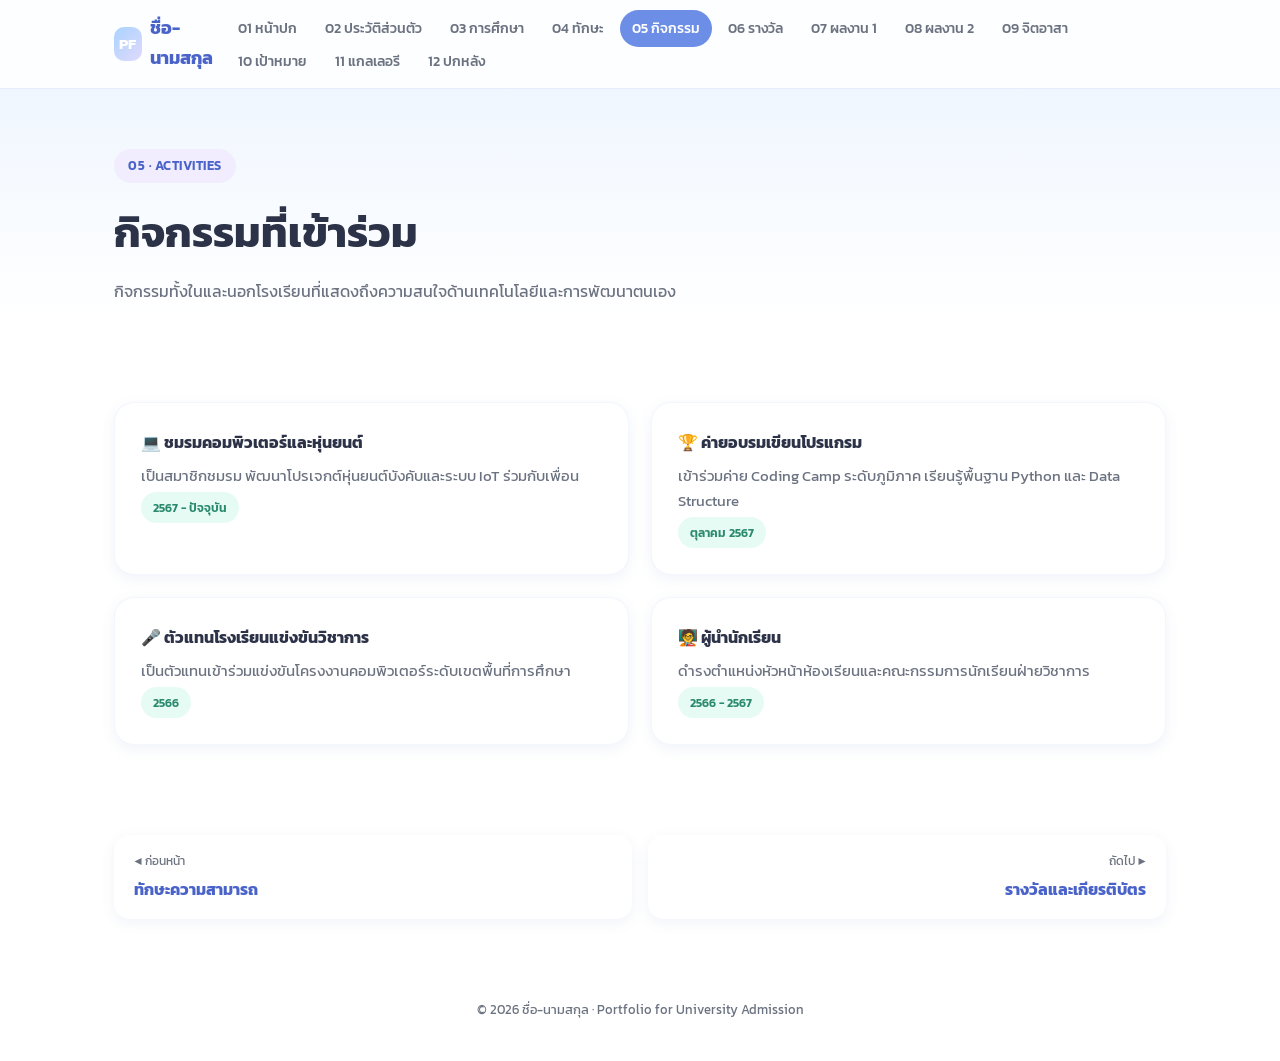
<file: activities.html>
<!DOCTYPE html>
<html lang="th">
<head>
<meta charset="UTF-8">
<meta name="viewport" content="width=device-width, initial-scale=1.0">
<title>กิจกรรม | Portfolio</title>
<link rel="preconnect" href="https://fonts.googleapis.com">
<link href="https://fonts.googleapis.com/css2?family=Kanit:wght@300;400;500;600;700;800&display=swap" rel="stylesheet">
<link rel="stylesheet" href="style.css">
</head>
<body>

<nav class="navbar">
  <div class="nav-inner">
    <a href="index.html" class="brand"><span>PF</span> ชื่อ-นามสกุล</a>
    <button class="nav-toggle" id="navToggle" aria-label="เมนู"><span></span><span></span><span></span></button>
    <ul class="nav-links" id="navLinks">
      <li><a href="index.html">01 หน้าปก</a></li>
      <li><a href="profile.html">02 ประวัติส่วนตัว</a></li>
      <li><a href="education.html">03 การศึกษา</a></li>
      <li><a href="skills.html">04 ทักษะ</a></li>
      <li><a href="activities.html" class="active">05 กิจกรรม</a></li>
      <li><a href="awards.html">06 รางวัล</a></li>
      <li><a href="portfolio1.html">07 ผลงาน 1</a></li>
      <li><a href="portfolio2.html">08 ผลงาน 2</a></li>
      <li><a href="volunteer.html">09 จิตอาสา</a></li>
      <li><a href="goals.html">10 เป้าหมาย</a></li>
      <li><a href="gallery.html">11 แกลเลอรี</a></li>
      <li><a href="backcover.html">12 ปกหลัง</a></li>
    </ul>
  </div>
</nav>

<header class="page-head">
  <span class="page-eyebrow">05 · ACTIVITIES</span>
  <h1 class="page-title">กิจกรรมที่เข้าร่วม</h1>
  <p class="page-sub">กิจกรรมทั้งในและนอกโรงเรียนที่แสดงถึงความสนใจด้านเทคโนโลยีและการพัฒนาตนเอง</p>
</header>

<main class="container">
  <section class="section">
    <div class="grid grid-2">
      <div class="card">
        <b>💻 ชมรมคอมพิวเตอร์และหุ่นยนต์</b>
        <p style="color:var(--text-soft);margin-top:8px;font-size:.92rem;">เป็นสมาชิกชมรม พัฒนาโปรเจกต์หุ่นยนต์บังคับและระบบ IoT ร่วมกับเพื่อน</p>
        <span class="tag">2567 - ปัจจุบัน</span>
      </div>
      <div class="card">
        <b>🏆 ค่ายอบรมเขียนโปรแกรม</b>
        <p style="color:var(--text-soft);margin-top:8px;font-size:.92rem;">เข้าร่วมค่าย Coding Camp ระดับภูมิภาค เรียนรู้พื้นฐาน Python และ Data Structure</p>
        <span class="tag">ตุลาคม 2567</span>
      </div>
      <div class="card">
        <b>🎤 ตัวแทนโรงเรียนแข่งขันวิชาการ</b>
        <p style="color:var(--text-soft);margin-top:8px;font-size:.92rem;">เป็นตัวแทนเข้าร่วมแข่งขันโครงงานคอมพิวเตอร์ระดับเขตพื้นที่การศึกษา</p>
        <span class="tag">2566</span>
      </div>
      <div class="card">
        <b>🧑‍🏫 ผู้นำนักเรียน</b>
        <p style="color:var(--text-soft);margin-top:8px;font-size:.92rem;">ดำรงตำแหน่งหัวหน้าห้องเรียนและคณะกรรมการนักเรียนฝ่ายวิชาการ</p>
        <span class="tag">2566 - 2567</span>
      </div>
    </div>
  </section>
</main>

<nav class="footer-nav">
  <a href="skills.html"><span class="lbl">◀ ก่อนหน้า</span><span class="name">ทักษะความสามารถ</span></a>
  <a href="awards.html" class="nxt"><span class="lbl">ถัดไป ▶</span><span class="name">รางวัลและเกียรติบัตร</span></a>
</nav>
<footer class="site-footer">© 2026 ชื่อ-นามสกุล · Portfolio for University Admission</footer>

<script>
  document.getElementById('navToggle').addEventListener('click', () =>
    document.getElementById('navLinks').classList.toggle('open'));
</script>
</body>
</html>
</file>
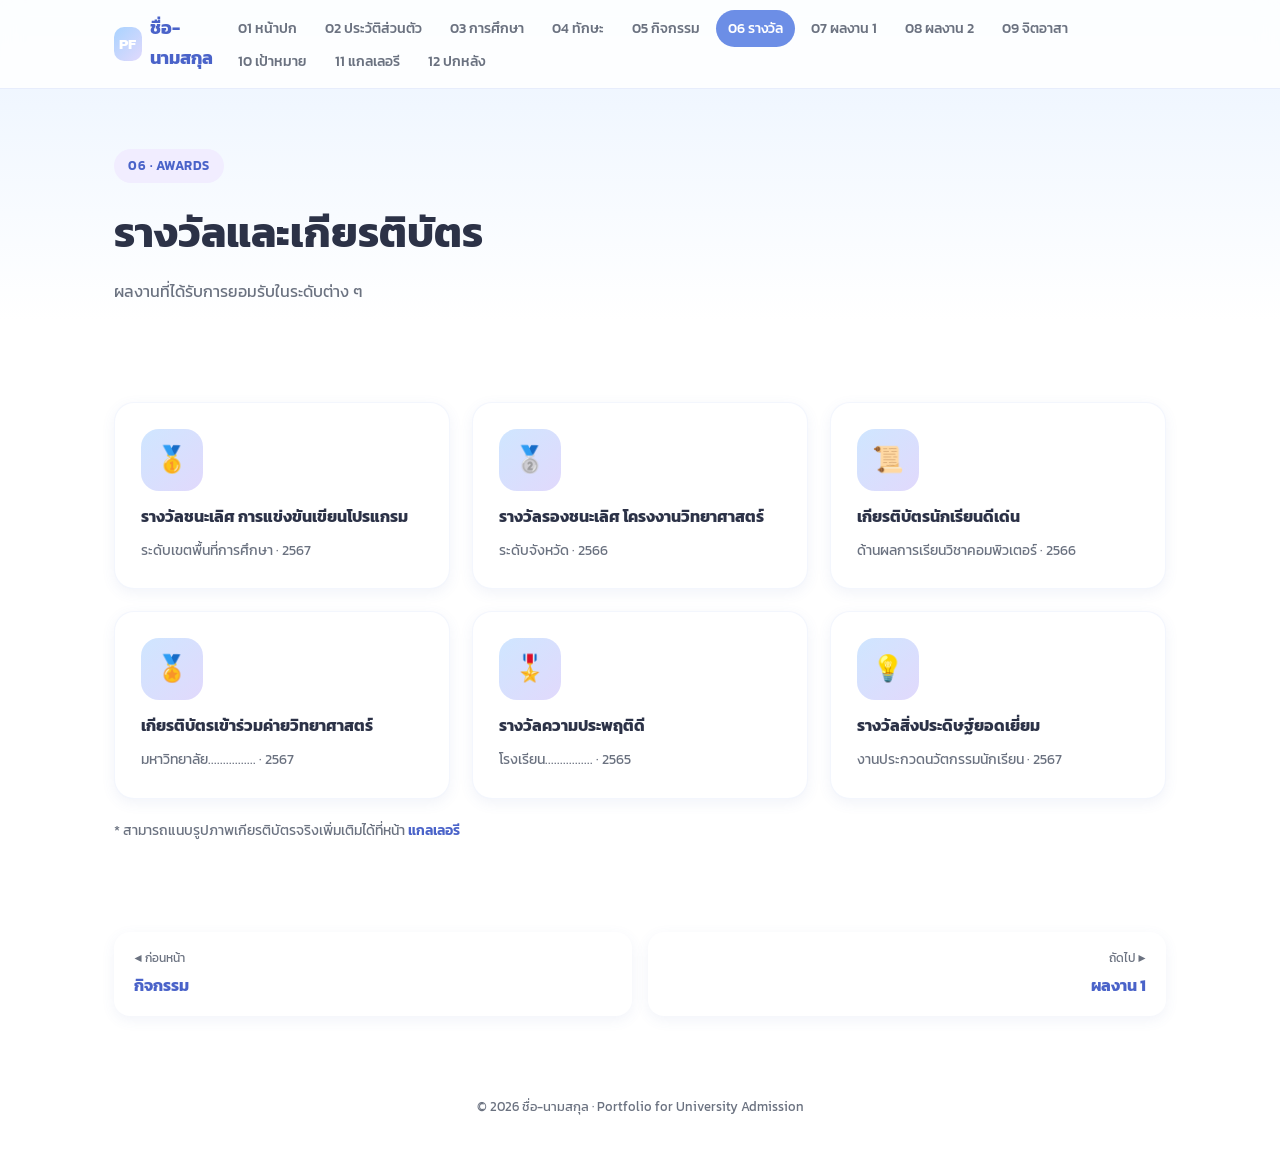
<file: awards.html>
<!DOCTYPE html>
<html lang="th">
<head>
<meta charset="UTF-8">
<meta name="viewport" content="width=device-width, initial-scale=1.0">
<title>รางวัลและเกียรติบัตร | Portfolio</title>
<link rel="preconnect" href="https://fonts.googleapis.com">
<link href="https://fonts.googleapis.com/css2?family=Kanit:wght@300;400;500;600;700;800&display=swap" rel="stylesheet">
<link rel="stylesheet" href="style.css">
</head>
<body>

<nav class="navbar">
  <div class="nav-inner">
    <a href="index.html" class="brand"><span>PF</span> ชื่อ-นามสกุล</a>
    <button class="nav-toggle" id="navToggle" aria-label="เมนู"><span></span><span></span><span></span></button>
    <ul class="nav-links" id="navLinks">
      <li><a href="index.html">01 หน้าปก</a></li>
      <li><a href="profile.html">02 ประวัติส่วนตัว</a></li>
      <li><a href="education.html">03 การศึกษา</a></li>
      <li><a href="skills.html">04 ทักษะ</a></li>
      <li><a href="activities.html">05 กิจกรรม</a></li>
      <li><a href="awards.html" class="active">06 รางวัล</a></li>
      <li><a href="portfolio1.html">07 ผลงาน 1</a></li>
      <li><a href="portfolio2.html">08 ผลงาน 2</a></li>
      <li><a href="volunteer.html">09 จิตอาสา</a></li>
      <li><a href="goals.html">10 เป้าหมาย</a></li>
      <li><a href="gallery.html">11 แกลเลอรี</a></li>
      <li><a href="backcover.html">12 ปกหลัง</a></li>
    </ul>
  </div>
</nav>

<header class="page-head">
  <span class="page-eyebrow">06 · AWARDS</span>
  <h1 class="page-title">รางวัลและเกียรติบัตร</h1>
  <p class="page-sub">ผลงานที่ได้รับการยอมรับในระดับต่าง ๆ</p>
</header>

<main class="container">
  <section class="section">
    <div class="grid grid-3">
      <div class="card">
        <div class="skill-icon" style="margin:0 0 12px;">🥇</div>
        <b>รางวัลชนะเลิศ การแข่งขันเขียนโปรแกรม</b>
        <p style="color:var(--text-soft);margin-top:8px;font-size:.9rem;">ระดับเขตพื้นที่การศึกษา · 2567</p>
      </div>
      <div class="card">
        <div class="skill-icon" style="margin:0 0 12px;">🥈</div>
        <b>รางวัลรองชนะเลิศ โครงงานวิทยาศาสตร์</b>
        <p style="color:var(--text-soft);margin-top:8px;font-size:.9rem;">ระดับจังหวัด · 2566</p>
      </div>
      <div class="card">
        <div class="skill-icon" style="margin:0 0 12px;">📜</div>
        <b>เกียรติบัตรนักเรียนดีเด่น</b>
        <p style="color:var(--text-soft);margin-top:8px;font-size:.9rem;">ด้านผลการเรียนวิชาคอมพิวเตอร์ · 2566</p>
      </div>
      <div class="card">
        <div class="skill-icon" style="margin:0 0 12px;">🏅</div>
        <b>เกียรติบัตรเข้าร่วมค่ายวิทยาศาสตร์</b>
        <p style="color:var(--text-soft);margin-top:8px;font-size:.9rem;">มหาวิทยาลัย................ · 2567</p>
      </div>
      <div class="card">
        <div class="skill-icon" style="margin:0 0 12px;">🎖️</div>
        <b>รางวัลความประพฤติดี</b>
        <p style="color:var(--text-soft);margin-top:8px;font-size:.9rem;">โรงเรียน................ · 2565</p>
      </div>
      <div class="card">
        <div class="skill-icon" style="margin:0 0 12px;">💡</div>
        <b>รางวัลสิ่งประดิษฐ์ยอดเยี่ยม</b>
        <p style="color:var(--text-soft);margin-top:8px;font-size:.9rem;">งานประกวดนวัตกรรมนักเรียน · 2567</p>
      </div>
    </div>
  </section>

  <p style="color:var(--text-soft);font-size:.85rem;margin-top:20px;">
    * สามารถแนบรูปภาพเกียรติบัตรจริงเพิ่มเติมได้ที่หน้า
    <a href="gallery.html" style="color:var(--accent-dark);font-weight:600;">แกลเลอรี</a>
  </p>
</main>

<nav class="footer-nav">
  <a href="activities.html"><span class="lbl">◀ ก่อนหน้า</span><span class="name">กิจกรรม</span></a>
  <a href="portfolio1.html" class="nxt"><span class="lbl">ถัดไป ▶</span><span class="name">ผลงาน 1</span></a>
</nav>
<footer class="site-footer">© 2026 ชื่อ-นามสกุล · Portfolio for University Admission</footer>

<script>
  document.getElementById('navToggle').addEventListener('click', () =>
    document.getElementById('navLinks').classList.toggle('open'));
</script>
</body>
</html>
</file>
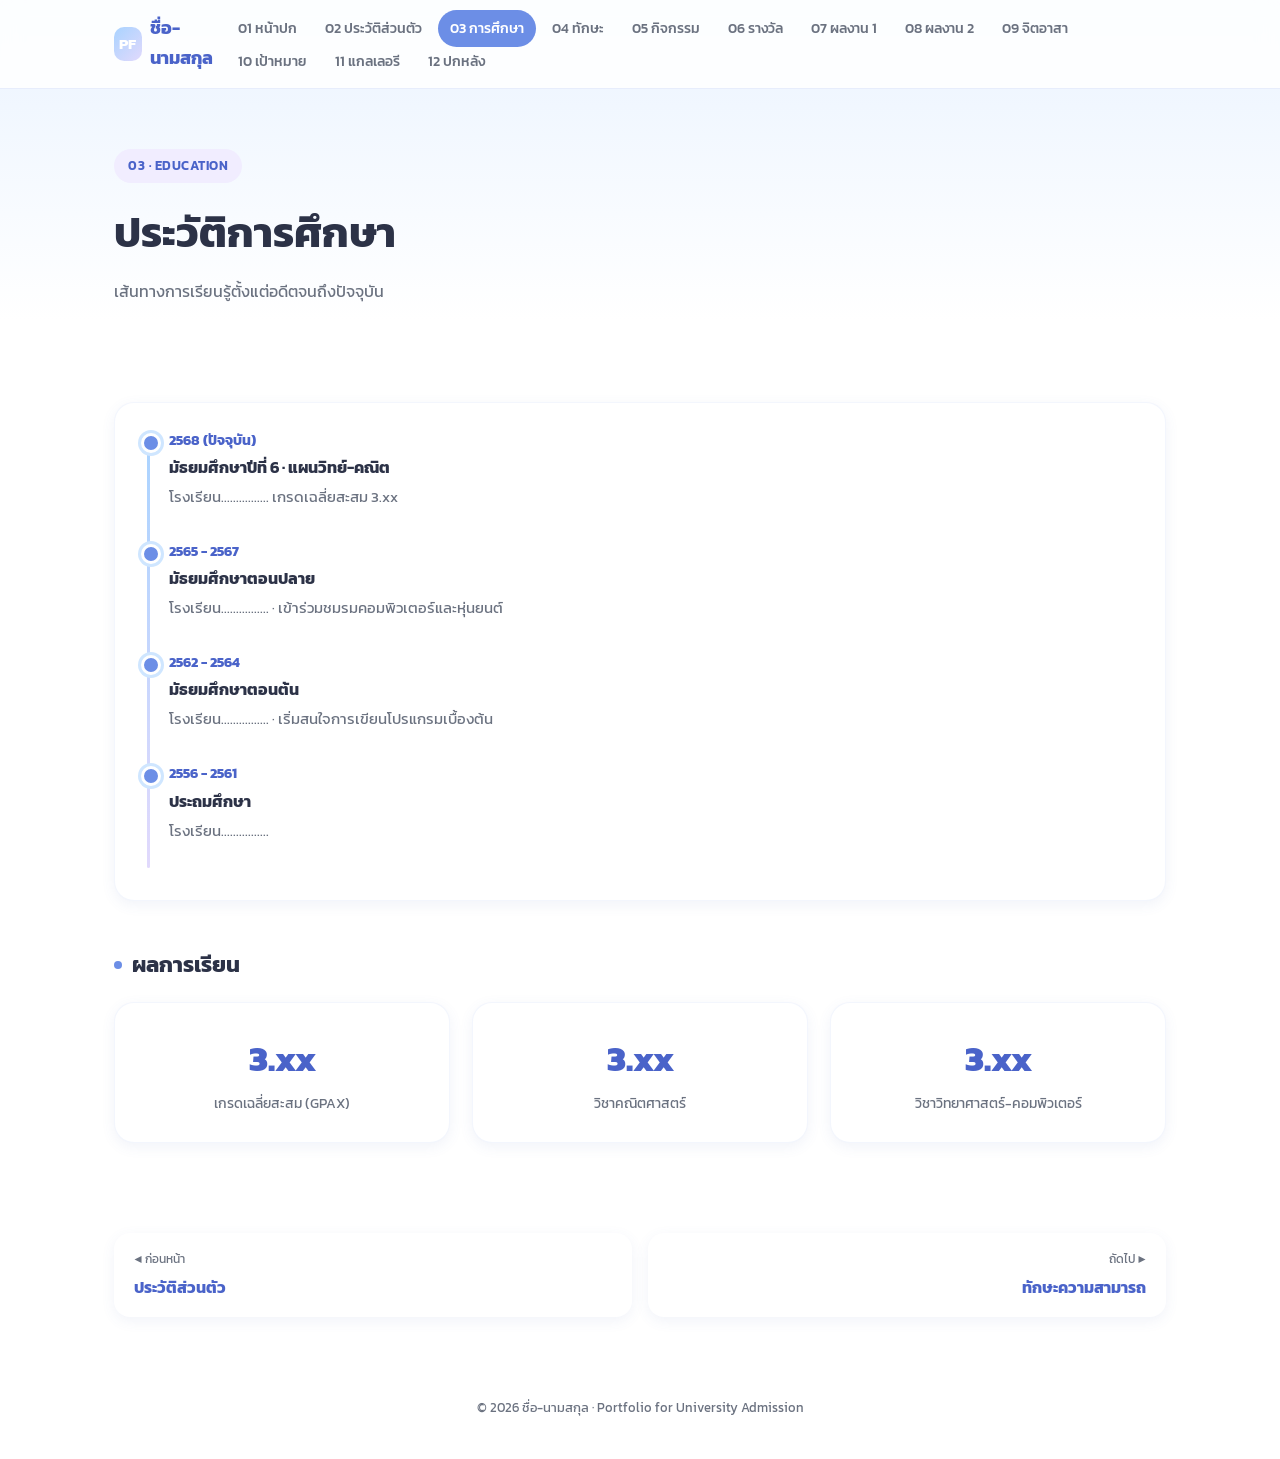
<file: education.html>
<!DOCTYPE html>
<html lang="th">
<head>
<meta charset="UTF-8">
<meta name="viewport" content="width=device-width, initial-scale=1.0">
<title>ประวัติการศึกษา | Portfolio</title>
<link rel="preconnect" href="https://fonts.googleapis.com">
<link href="https://fonts.googleapis.com/css2?family=Kanit:wght@300;400;500;600;700;800&display=swap" rel="stylesheet">
<link rel="stylesheet" href="style.css">
</head>
<body>

<nav class="navbar">
  <div class="nav-inner">
    <a href="index.html" class="brand"><span>PF</span> ชื่อ-นามสกุล</a>
    <button class="nav-toggle" id="navToggle" aria-label="เมนู"><span></span><span></span><span></span></button>
    <ul class="nav-links" id="navLinks">
      <li><a href="index.html">01 หน้าปก</a></li>
      <li><a href="profile.html">02 ประวัติส่วนตัว</a></li>
      <li><a href="education.html" class="active">03 การศึกษา</a></li>
      <li><a href="skills.html">04 ทักษะ</a></li>
      <li><a href="activities.html">05 กิจกรรม</a></li>
      <li><a href="awards.html">06 รางวัล</a></li>
      <li><a href="portfolio1.html">07 ผลงาน 1</a></li>
      <li><a href="portfolio2.html">08 ผลงาน 2</a></li>
      <li><a href="volunteer.html">09 จิตอาสา</a></li>
      <li><a href="goals.html">10 เป้าหมาย</a></li>
      <li><a href="gallery.html">11 แกลเลอรี</a></li>
      <li><a href="backcover.html">12 ปกหลัง</a></li>
    </ul>
  </div>
</nav>

<header class="page-head">
  <span class="page-eyebrow">03 · EDUCATION</span>
  <h1 class="page-title">ประวัติการศึกษา</h1>
  <p class="page-sub">เส้นทางการเรียนรู้ตั้งแต่อดีตจนถึงปัจจุบัน</p>
</header>

<main class="container">
  <section class="section">
    <div class="card">
      <div class="timeline">
        <div class="t-item">
          <div class="t-year">2568 (ปัจจุบัน)</div>
          <div class="t-title">มัธยมศึกษาปีที่ 6 · แผนวิทย์-คณิต</div>
          <div class="t-desc">โรงเรียน................ เกรดเฉลี่ยสะสม 3.xx</div>
        </div>
        <div class="t-item">
          <div class="t-year">2565 - 2567</div>
          <div class="t-title">มัธยมศึกษาตอนปลาย</div>
          <div class="t-desc">โรงเรียน................ · เข้าร่วมชมรมคอมพิวเตอร์และหุ่นยนต์</div>
        </div>
        <div class="t-item">
          <div class="t-year">2562 - 2564</div>
          <div class="t-title">มัธยมศึกษาตอนต้น</div>
          <div class="t-desc">โรงเรียน................ · เริ่มสนใจการเขียนโปรแกรมเบื้องต้น</div>
        </div>
        <div class="t-item">
          <div class="t-year">2556 - 2561</div>
          <div class="t-title">ประถมศึกษา</div>
          <div class="t-desc">โรงเรียน................</div>
        </div>
      </div>
    </div>
  </section>

  <section class="section">
    <h2 class="section-title">ผลการเรียน</h2>
    <div class="grid grid-3">
      <div class="card" style="text-align:center;">
        <div style="font-size:2.2rem;font-weight:800;color:var(--accent-dark);">3.xx</div>
        <div style="color:var(--text-soft);font-size:.88rem;margin-top:4px;">เกรดเฉลี่ยสะสม (GPAX)</div>
      </div>
      <div class="card" style="text-align:center;">
        <div style="font-size:2.2rem;font-weight:800;color:var(--accent-dark);">3.xx</div>
        <div style="color:var(--text-soft);font-size:.88rem;margin-top:4px;">วิชาคณิตศาสตร์</div>
      </div>
      <div class="card" style="text-align:center;">
        <div style="font-size:2.2rem;font-weight:800;color:var(--accent-dark);">3.xx</div>
        <div style="color:var(--text-soft);font-size:.88rem;margin-top:4px;">วิชาวิทยาศาสตร์-คอมพิวเตอร์</div>
      </div>
    </div>
  </section>
</main>

<nav class="footer-nav">
  <a href="profile.html"><span class="lbl">◀ ก่อนหน้า</span><span class="name">ประวัติส่วนตัว</span></a>
  <a href="skills.html" class="nxt"><span class="lbl">ถัดไป ▶</span><span class="name">ทักษะความสามารถ</span></a>
</nav>
<footer class="site-footer">© 2026 ชื่อ-นามสกุล · Portfolio for University Admission</footer>

<script>
  document.getElementById('navToggle').addEventListener('click', () =>
    document.getElementById('navLinks').classList.toggle('open'));
</script>
</body>
</html>
</file>
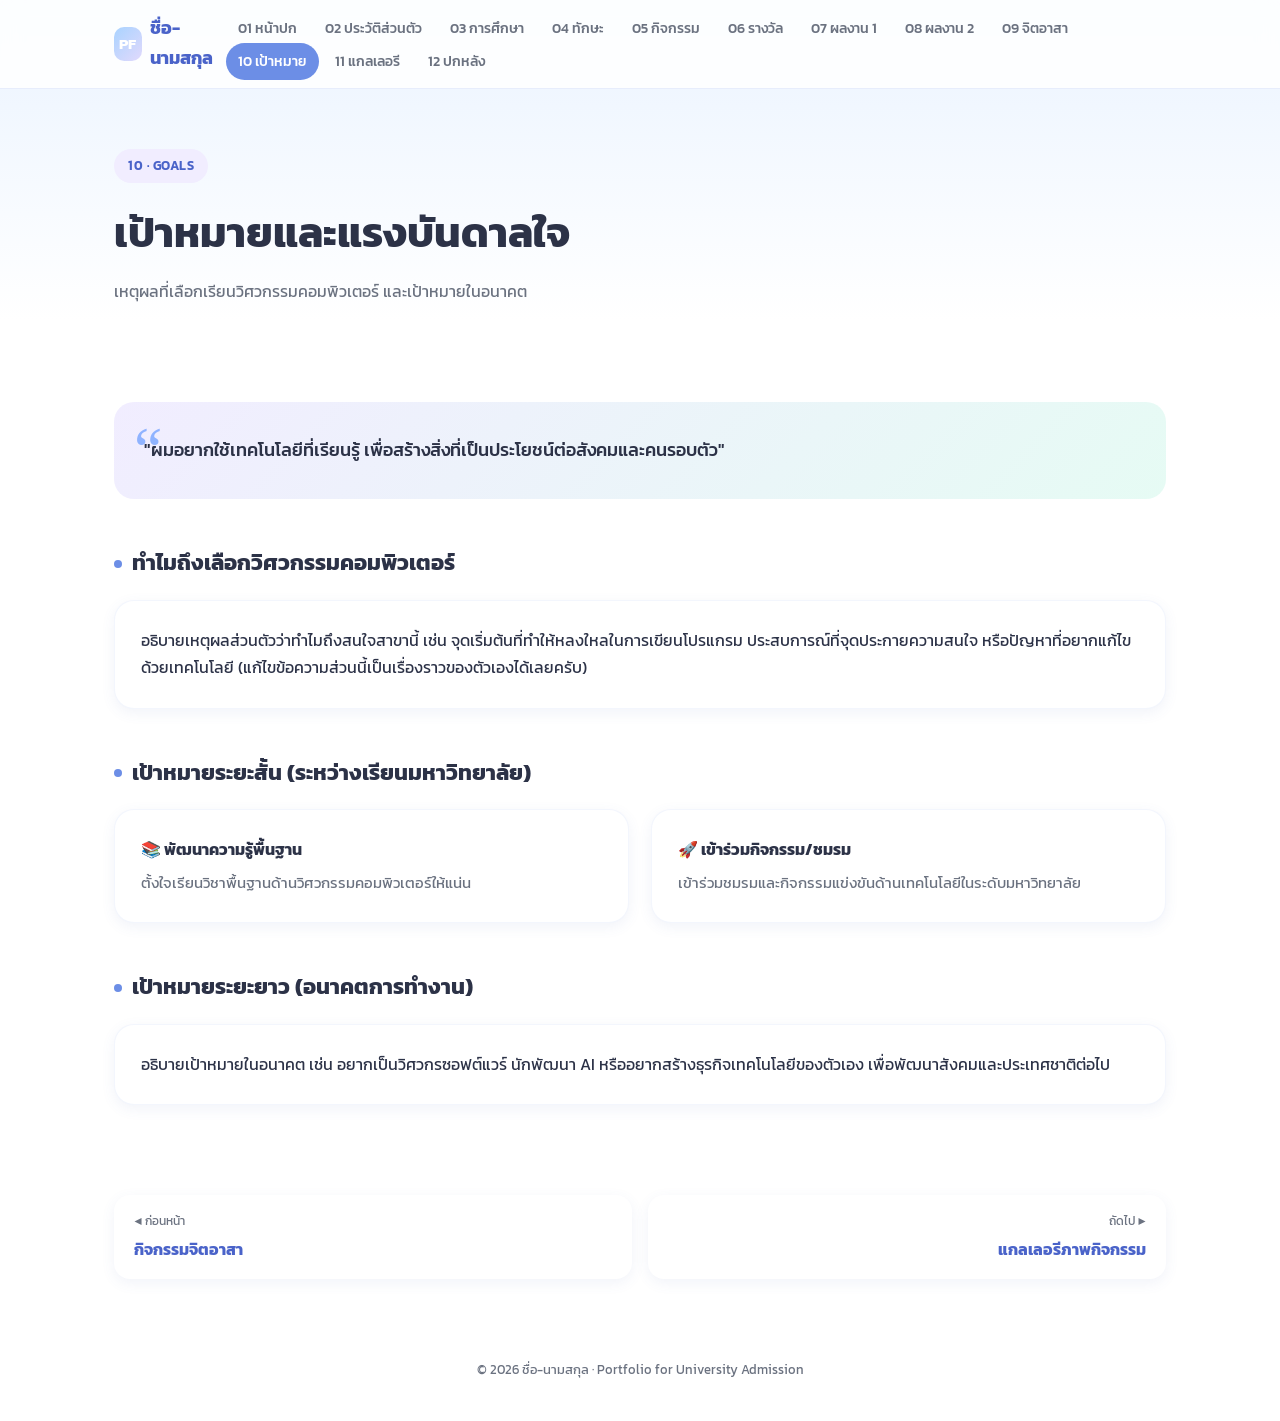
<file: goals.html>
<!DOCTYPE html>
<html lang="th">
<head>
<meta charset="UTF-8">
<meta name="viewport" content="width=device-width, initial-scale=1.0">
<title>เป้าหมาย | Portfolio</title>
<link rel="preconnect" href="https://fonts.googleapis.com">
<link href="https://fonts.googleapis.com/css2?family=Kanit:wght@300;400;500;600;700;800&display=swap" rel="stylesheet">
<link rel="stylesheet" href="style.css">
</head>
<body>

<nav class="navbar">
  <div class="nav-inner">
    <a href="index.html" class="brand"><span>PF</span> ชื่อ-นามสกุล</a>
    <button class="nav-toggle" id="navToggle" aria-label="เมนู"><span></span><span></span><span></span></button>
    <ul class="nav-links" id="navLinks">
      <li><a href="index.html">01 หน้าปก</a></li>
      <li><a href="profile.html">02 ประวัติส่วนตัว</a></li>
      <li><a href="education.html">03 การศึกษา</a></li>
      <li><a href="skills.html">04 ทักษะ</a></li>
      <li><a href="activities.html">05 กิจกรรม</a></li>
      <li><a href="awards.html">06 รางวัล</a></li>
      <li><a href="portfolio1.html">07 ผลงาน 1</a></li>
      <li><a href="portfolio2.html">08 ผลงาน 2</a></li>
      <li><a href="volunteer.html">09 จิตอาสา</a></li>
      <li><a href="goals.html" class="active">10 เป้าหมาย</a></li>
      <li><a href="gallery.html">11 แกลเลอรี</a></li>
      <li><a href="backcover.html">12 ปกหลัง</a></li>
    </ul>
  </div>
</nav>

<header class="page-head">
  <span class="page-eyebrow">10 · GOALS</span>
  <h1 class="page-title">เป้าหมายและแรงบันดาลใจ</h1>
  <p class="page-sub">เหตุผลที่เลือกเรียนวิศวกรรมคอมพิวเตอร์ และเป้าหมายในอนาคต</p>
</header>

<main class="container">
  <section class="section">
    <div class="quote-box">
      "ผมอยากใช้เทคโนโลยีที่เรียนรู้ เพื่อสร้างสิ่งที่เป็นประโยชน์ต่อสังคมและคนรอบตัว"
    </div>
  </section>

  <section class="section">
    <h2 class="section-title">ทำไมถึงเลือกวิศวกรรมคอมพิวเตอร์</h2>
    <div class="card">
      <p>อธิบายเหตุผลส่วนตัวว่าทำไมถึงสนใจสาขานี้ เช่น จุดเริ่มต้นที่ทำให้หลงใหลในการเขียนโปรแกรม
      ประสบการณ์ที่จุดประกายความสนใจ หรือปัญหาที่อยากแก้ไขด้วยเทคโนโลยี
      (แก้ไขข้อความส่วนนี้เป็นเรื่องราวของตัวเองได้เลยครับ)</p>
    </div>
  </section>

  <section class="section">
    <h2 class="section-title">เป้าหมายระยะสั้น (ระหว่างเรียนมหาวิทยาลัย)</h2>
    <div class="grid grid-2">
      <div class="card">
        <b>📚 พัฒนาความรู้พื้นฐาน</b>
        <p style="color:var(--text-soft);margin-top:8px;font-size:.92rem;">ตั้งใจเรียนวิชาพื้นฐานด้านวิศวกรรมคอมพิวเตอร์ให้แน่น</p>
      </div>
      <div class="card">
        <b>🚀 เข้าร่วมกิจกรรม/ชมรม</b>
        <p style="color:var(--text-soft);margin-top:8px;font-size:.92rem;">เข้าร่วมชมรมและกิจกรรมแข่งขันด้านเทคโนโลยีในระดับมหาวิทยาลัย</p>
      </div>
    </div>
  </section>

  <section class="section">
    <h2 class="section-title">เป้าหมายระยะยาว (อนาคตการทำงาน)</h2>
    <div class="card">
      <p>อธิบายเป้าหมายในอนาคต เช่น อยากเป็นวิศวกรซอฟต์แวร์ นักพัฒนา AI หรืออยากสร้างธุรกิจเทคโนโลยีของตัวเอง
      เพื่อพัฒนาสังคมและประเทศชาติต่อไป</p>
    </div>
  </section>
</main>

<nav class="footer-nav">
  <a href="volunteer.html"><span class="lbl">◀ ก่อนหน้า</span><span class="name">กิจกรรมจิตอาสา</span></a>
  <a href="gallery.html" class="nxt"><span class="lbl">ถัดไป ▶</span><span class="name">แกลเลอรีภาพกิจกรรม</span></a>
</nav>
<footer class="site-footer">© 2026 ชื่อ-นามสกุล · Portfolio for University Admission</footer>

<script>
  document.getElementById('navToggle').addEventListener('click', () =>
    document.getElementById('navLinks').classList.toggle('open'));
</script>
</body>
</html>
</file>
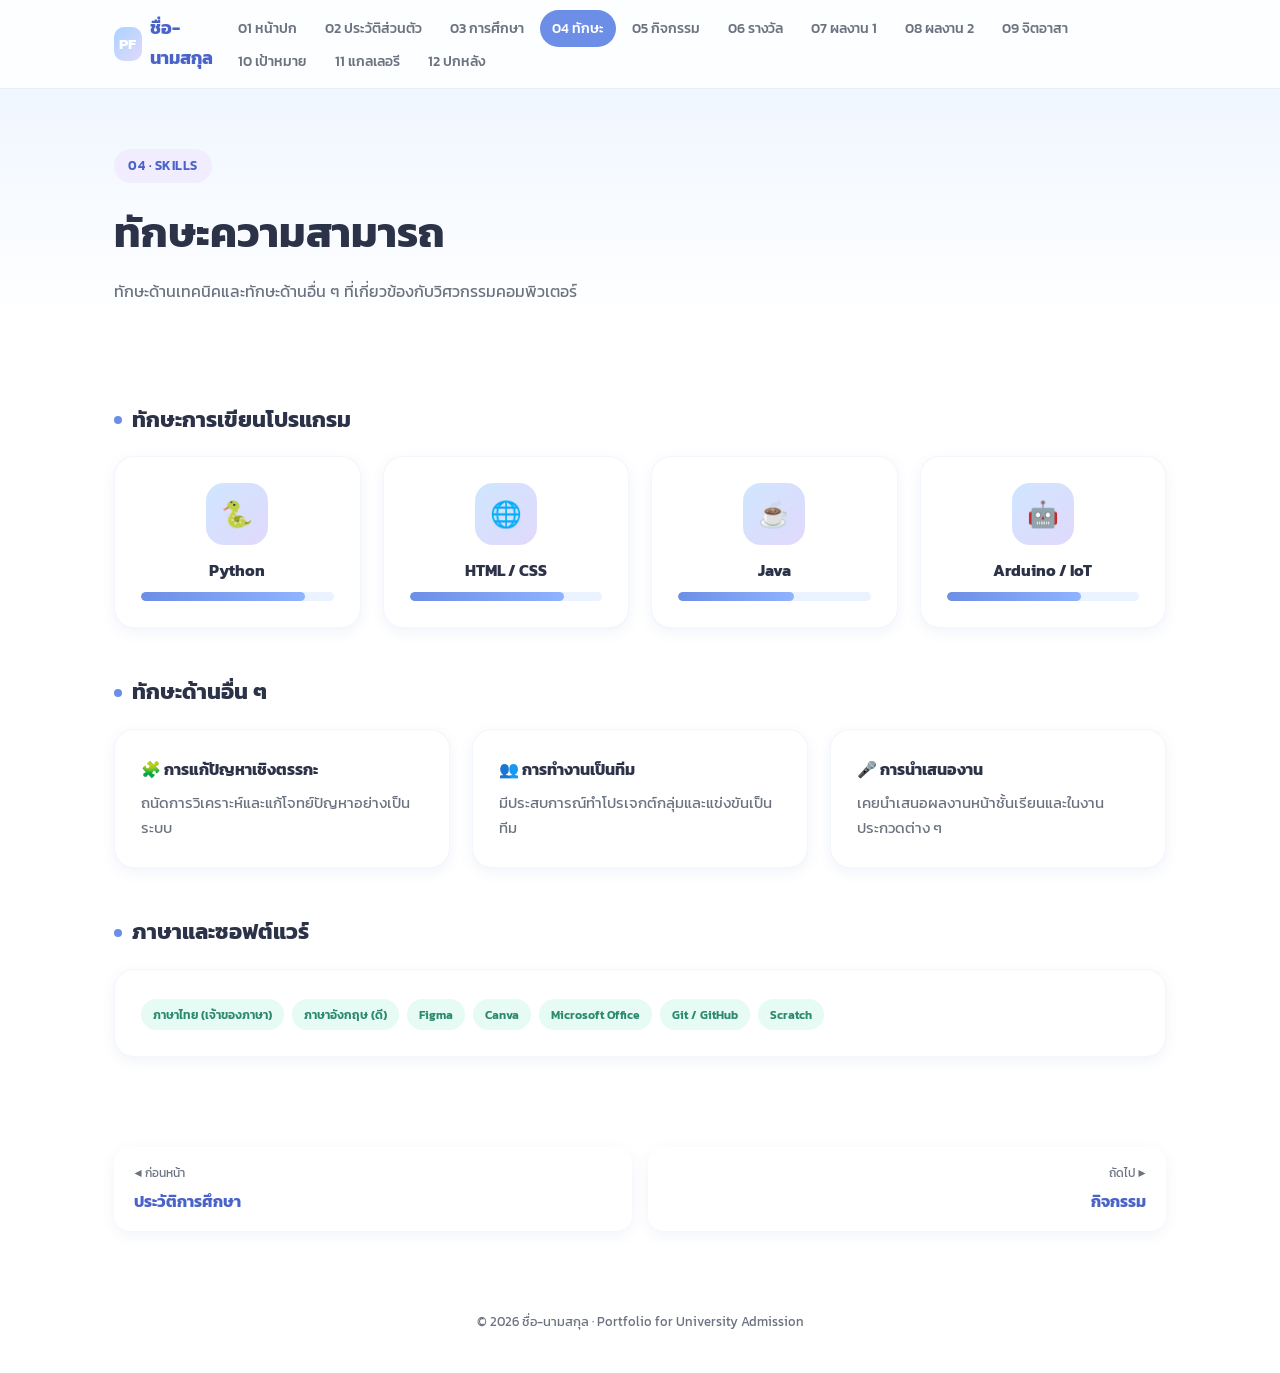
<file: skills.html>
<!DOCTYPE html>
<html lang="th">
<head>
<meta charset="UTF-8">
<meta name="viewport" content="width=device-width, initial-scale=1.0">
<title>ทักษะความสามารถ | Portfolio</title>
<link rel="preconnect" href="https://fonts.googleapis.com">
<link href="https://fonts.googleapis.com/css2?family=Kanit:wght@300;400;500;600;700;800&display=swap" rel="stylesheet">
<link rel="stylesheet" href="style.css">
</head>
<body>

<nav class="navbar">
  <div class="nav-inner">
    <a href="index.html" class="brand"><span>PF</span> ชื่อ-นามสกุล</a>
    <button class="nav-toggle" id="navToggle" aria-label="เมนู"><span></span><span></span><span></span></button>
    <ul class="nav-links" id="navLinks">
      <li><a href="index.html">01 หน้าปก</a></li>
      <li><a href="profile.html">02 ประวัติส่วนตัว</a></li>
      <li><a href="education.html">03 การศึกษา</a></li>
      <li><a href="skills.html" class="active">04 ทักษะ</a></li>
      <li><a href="activities.html">05 กิจกรรม</a></li>
      <li><a href="awards.html">06 รางวัล</a></li>
      <li><a href="portfolio1.html">07 ผลงาน 1</a></li>
      <li><a href="portfolio2.html">08 ผลงาน 2</a></li>
      <li><a href="volunteer.html">09 จิตอาสา</a></li>
      <li><a href="goals.html">10 เป้าหมาย</a></li>
      <li><a href="gallery.html">11 แกลเลอรี</a></li>
      <li><a href="backcover.html">12 ปกหลัง</a></li>
    </ul>
  </div>
</nav>

<header class="page-head">
  <span class="page-eyebrow">04 · SKILLS</span>
  <h1 class="page-title">ทักษะความสามารถ</h1>
  <p class="page-sub">ทักษะด้านเทคนิคและทักษะด้านอื่น ๆ ที่เกี่ยวข้องกับวิศวกรรมคอมพิวเตอร์</p>
</header>

<main class="container">
  <section class="section">
    <h2 class="section-title">ทักษะการเขียนโปรแกรม</h2>
    <div class="grid grid-4">
      <div class="card skill-item">
        <div class="skill-icon">🐍</div>
        <b>Python</b>
        <div class="bar"><div class="bar-fill" style="width:85%;"></div></div>
      </div>
      <div class="card skill-item">
        <div class="skill-icon">🌐</div>
        <b>HTML / CSS</b>
        <div class="bar"><div class="bar-fill" style="width:80%;"></div></div>
      </div>
      <div class="card skill-item">
        <div class="skill-icon">☕</div>
        <b>Java</b>
        <div class="bar"><div class="bar-fill" style="width:60%;"></div></div>
      </div>
      <div class="card skill-item">
        <div class="skill-icon">🤖</div>
        <b>Arduino / IoT</b>
        <div class="bar"><div class="bar-fill" style="width:70%;"></div></div>
      </div>
    </div>
  </section>

  <section class="section">
    <h2 class="section-title">ทักษะด้านอื่น ๆ</h2>
    <div class="grid grid-3">
      <div class="card">
        <b>🧩 การแก้ปัญหาเชิงตรรกะ</b>
        <p style="color:var(--text-soft);margin-top:8px;font-size:.92rem;">ถนัดการวิเคราะห์และแก้โจทย์ปัญหาอย่างเป็นระบบ</p>
      </div>
      <div class="card">
        <b>👥 การทำงานเป็นทีม</b>
        <p style="color:var(--text-soft);margin-top:8px;font-size:.92rem;">มีประสบการณ์ทำโปรเจกต์กลุ่มและแข่งขันเป็นทีม</p>
      </div>
      <div class="card">
        <b>🎤 การนำเสนองาน</b>
        <p style="color:var(--text-soft);margin-top:8px;font-size:.92rem;">เคยนำเสนอผลงานหน้าชั้นเรียนและในงานประกวดต่าง ๆ</p>
      </div>
    </div>
  </section>

  <section class="section">
    <h2 class="section-title">ภาษาและซอฟต์แวร์</h2>
    <div class="card">
      <span class="tag">ภาษาไทย (เจ้าของภาษา)</span>
      <span class="tag">ภาษาอังกฤษ (ดี)</span>
      <span class="tag">Figma</span>
      <span class="tag">Canva</span>
      <span class="tag">Microsoft Office</span>
      <span class="tag">Git / GitHub</span>
      <span class="tag">Scratch</span>
    </div>
  </section>
</main>

<nav class="footer-nav">
  <a href="education.html"><span class="lbl">◀ ก่อนหน้า</span><span class="name">ประวัติการศึกษา</span></a>
  <a href="activities.html" class="nxt"><span class="lbl">ถัดไป ▶</span><span class="name">กิจกรรม</span></a>
</nav>
<footer class="site-footer">© 2026 ชื่อ-นามสกุล · Portfolio for University Admission</footer>

<script>
  document.getElementById('navToggle').addEventListener('click', () =>
    document.getElementById('navLinks').classList.toggle('open'));
</script>
</body>
</html>
</file>
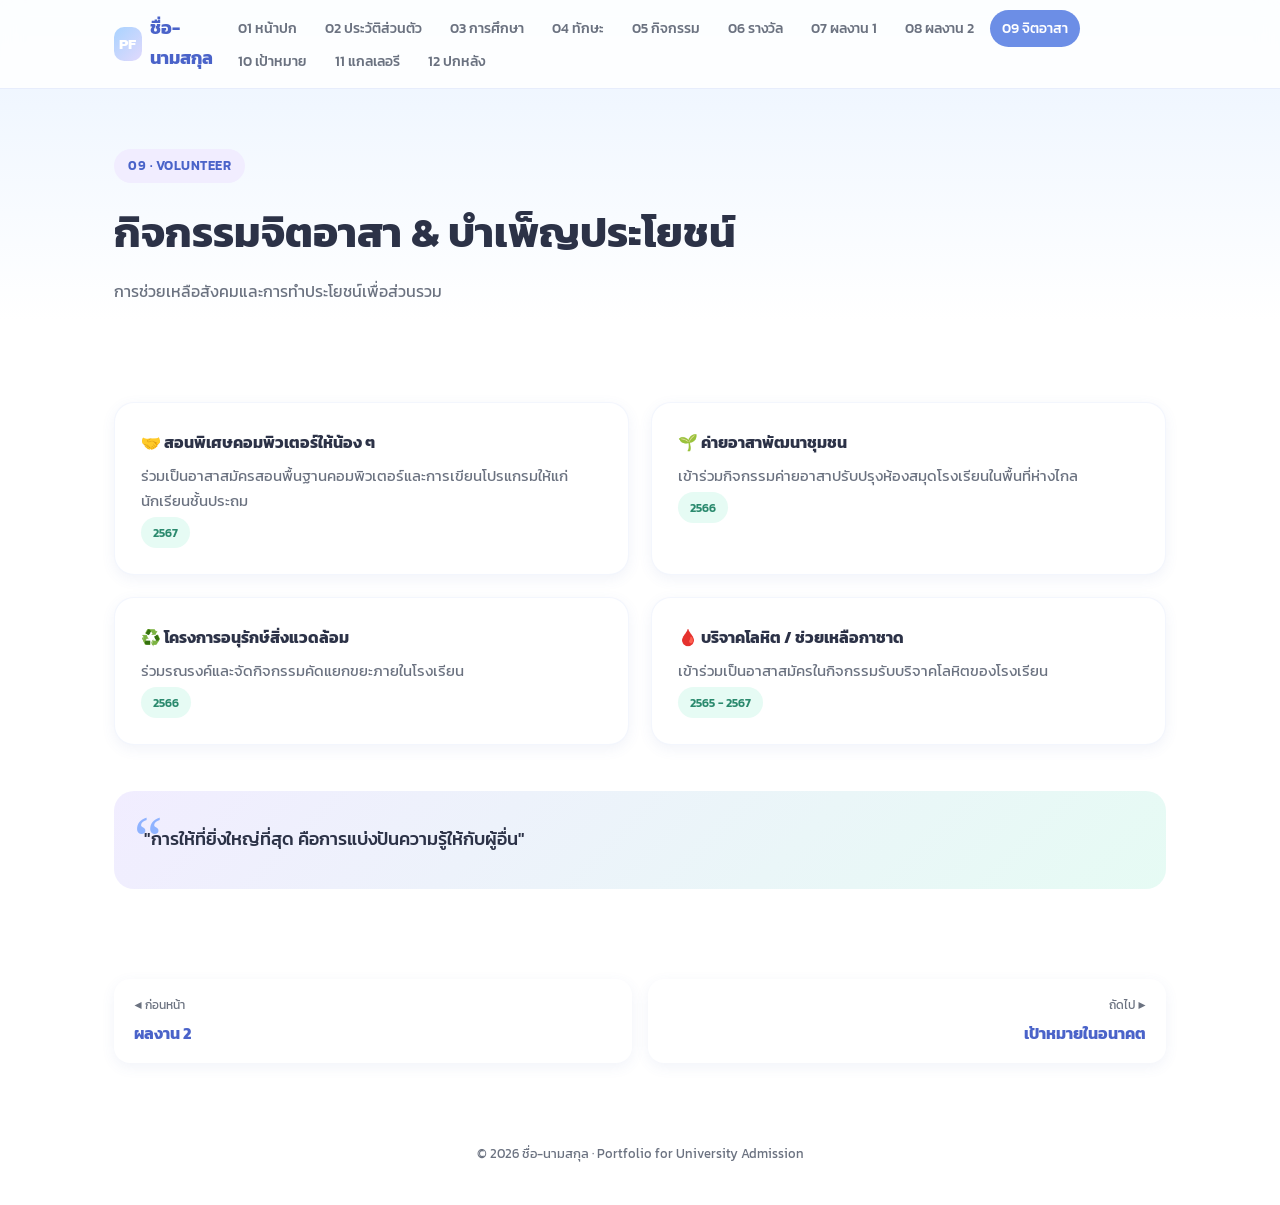
<file: volunteer.html>
<!DOCTYPE html>
<html lang="th">
<head>
<meta charset="UTF-8">
<meta name="viewport" content="width=device-width, initial-scale=1.0">
<title>กิจกรรมจิตอาสา | Portfolio</title>
<link rel="preconnect" href="https://fonts.googleapis.com">
<link href="https://fonts.googleapis.com/css2?family=Kanit:wght@300;400;500;600;700;800&display=swap" rel="stylesheet">
<link rel="stylesheet" href="style.css">
</head>
<body>

<nav class="navbar">
  <div class="nav-inner">
    <a href="index.html" class="brand"><span>PF</span> ชื่อ-นามสกุล</a>
    <button class="nav-toggle" id="navToggle" aria-label="เมนู"><span></span><span></span><span></span></button>
    <ul class="nav-links" id="navLinks">
      <li><a href="index.html">01 หน้าปก</a></li>
      <li><a href="profile.html">02 ประวัติส่วนตัว</a></li>
      <li><a href="education.html">03 การศึกษา</a></li>
      <li><a href="skills.html">04 ทักษะ</a></li>
      <li><a href="activities.html">05 กิจกรรม</a></li>
      <li><a href="awards.html">06 รางวัล</a></li>
      <li><a href="portfolio1.html">07 ผลงาน 1</a></li>
      <li><a href="portfolio2.html">08 ผลงาน 2</a></li>
      <li><a href="volunteer.html" class="active">09 จิตอาสา</a></li>
      <li><a href="goals.html">10 เป้าหมาย</a></li>
      <li><a href="gallery.html">11 แกลเลอรี</a></li>
      <li><a href="backcover.html">12 ปกหลัง</a></li>
    </ul>
  </div>
</nav>

<header class="page-head">
  <span class="page-eyebrow">09 · VOLUNTEER</span>
  <h1 class="page-title">กิจกรรมจิตอาสา &amp; บำเพ็ญประโยชน์</h1>
  <p class="page-sub">การช่วยเหลือสังคมและการทำประโยชน์เพื่อส่วนรวม</p>
</header>

<main class="container">
  <section class="section">
    <div class="grid grid-2">
      <div class="card">
        <b>🤝 สอนพิเศษคอมพิวเตอร์ให้น้อง ๆ</b>
        <p style="color:var(--text-soft);margin-top:8px;font-size:.92rem;">
        ร่วมเป็นอาสาสมัครสอนพื้นฐานคอมพิวเตอร์และการเขียนโปรแกรมให้แก่นักเรียนชั้นประถม</p>
        <span class="tag">2567</span>
      </div>
      <div class="card">
        <b>🌱 ค่ายอาสาพัฒนาชุมชน</b>
        <p style="color:var(--text-soft);margin-top:8px;font-size:.92rem;">
        เข้าร่วมกิจกรรมค่ายอาสาปรับปรุงห้องสมุดโรงเรียนในพื้นที่ห่างไกล</p>
        <span class="tag">2566</span>
      </div>
      <div class="card">
        <b>♻️ โครงการอนุรักษ์สิ่งแวดล้อม</b>
        <p style="color:var(--text-soft);margin-top:8px;font-size:.92rem;">
        ร่วมรณรงค์และจัดกิจกรรมคัดแยกขยะภายในโรงเรียน</p>
        <span class="tag">2566</span>
      </div>
      <div class="card">
        <b>🩸 บริจาคโลหิต / ช่วยเหลือกาชาด</b>
        <p style="color:var(--text-soft);margin-top:8px;font-size:.92rem;">
        เข้าร่วมเป็นอาสาสมัครในกิจกรรมรับบริจาคโลหิตของโรงเรียน</p>
        <span class="tag">2565 - 2567</span>
      </div>
    </div>
  </section>

  <section class="section">
    <div class="quote-box">
      "การให้ที่ยิ่งใหญ่ที่สุด คือการแบ่งปันความรู้ให้กับผู้อื่น"
    </div>
  </section>
</main>

<nav class="footer-nav">
  <a href="portfolio2.html"><span class="lbl">◀ ก่อนหน้า</span><span class="name">ผลงาน 2</span></a>
  <a href="goals.html" class="nxt"><span class="lbl">ถัดไป ▶</span><span class="name">เป้าหมายในอนาคต</span></a>
</nav>
<footer class="site-footer">© 2026 ชื่อ-นามสกุล · Portfolio for University Admission</footer>

<script>
  document.getElementById('navToggle').addEventListener('click', () =>
    document.getElementById('navLinks').classList.toggle('open'));
</script>
</body>
</html>
</file>
<file: style.css>
/* =========================================================
   PORTFOLIO WEBSITE STYLESHEET
   ธีม: พาสเทลนุ่มนวล สำหรับ Portfolio สายวิศวกรรมคอมพิวเตอร์
   ใช้ไฟล์นี้ร่วมกันทุกหน้า (12 หน้า)
   ========================================================= */

:root{
  /* โทนสีพาสเทล */
  --blue-100: #eaf3ff;
  --blue-200: #cfe6ff;
  --blue-300: #a9d3ff;
  --lav-100:  #f1edff;
  --lav-200:  #e1d9fc;
  --mint-100: #e6fbf4;
  --mint-200: #c9f3e6;

  --accent: #6c8ee6;      /* ฟ้าอมม่วง - โทนเทค */
  --accent-dark: #4a63c9;
  --accent-soft: #8fb3ff;

  --text-main: #2c3247;
  --text-soft: #6b7280;
  --white: #ffffff;

  --radius: 20px;
  --shadow-sm: 0 4px 14px rgba(76, 99, 175, 0.08);
  --shadow-md: 0 10px 30px rgba(76, 99, 175, 0.14);
  --shadow-lg: 0 20px 50px rgba(76, 99, 175, 0.18);

  --maxw: 1100px;
}

*{ box-sizing: border-box; margin:0; padding:0; }

html{ scroll-behavior: smooth; }

body{
  font-family: 'Kanit', 'Poppins', sans-serif;
  color: var(--text-main);
  background: linear-gradient(180deg, var(--blue-100) 0%, var(--white) 320px);
  line-height: 1.7;
  -webkit-font-smoothing: antialiased;
  overflow-x: hidden;
}

img{ max-width: 100%; display:block; }
a{ text-decoration:none; color: inherit; }
ul{ list-style: none; }

/* ---------------------------------------
   BACKGROUND BLOBS (ตกแต่งพื้นหลังนุ่มๆ)
---------------------------------------- */
.blob{
  position:absolute;
  border-radius: 50%;
  filter: blur(60px);
  opacity: .55;
  z-index:0;
  pointer-events:none;
}

/* ---------------------------------------
   NAVBAR
---------------------------------------- */
.navbar{
  position: sticky;
  top:0;
  z-index: 100;
  background: rgba(255,255,255,0.85);
  backdrop-filter: blur(10px);
  border-bottom: 1px solid rgba(108,142,230,0.15);
}
.nav-inner{
  max-width: var(--maxw);
  margin: 0 auto;
  padding: 14px 24px;
  display:flex;
  align-items:center;
  justify-content: space-between;
}
.brand{
  font-weight: 700;
  font-size: 1.1rem;
  color: var(--accent-dark);
  display:flex;
  align-items:center;
  gap:8px;
}
.brand span{
  background: var(--gradient, linear-gradient(135deg, var(--blue-300), var(--lav-200)));
  color:#fff;
  width:34px; height:34px;
  border-radius: 10px;
  display:flex; align-items:center; justify-content:center;
  font-size: .95rem;
}
.nav-toggle{
  display:none;
  flex-direction:column;
  gap:5px;
  cursor:pointer;
  background:none;
  border:none;
}
.nav-toggle span{
  width: 24px; height: 2px; background: var(--accent-dark); border-radius: 2px;
}
.nav-links{
  display:flex;
  flex-wrap: wrap;
  gap: 6px 4px;
  align-items:center;
}
.nav-links a{
  padding: 8px 12px;
  border-radius: 999px;
  font-size: .88rem;
  color: var(--text-soft);
  font-weight: 500;
  transition: all .25s ease;
  white-space: nowrap;
}
.nav-links a:hover{
  background: var(--blue-200);
  color: var(--accent-dark);
}
.nav-links a.active{
  background: var(--accent);
  color: #fff;
}

@media (max-width: 900px){
  .nav-toggle{ display:flex; }
  .nav-links{
    position:absolute;
    top: 100%;
    left:0; right:0;
    background: #fff;
    flex-direction:column;
    align-items:stretch;
    padding: 10px 16px 18px;
    box-shadow: var(--shadow-md);
    display:none;
  }
  .nav-links.open{ display:flex; }
  .nav-links a{ padding: 12px 14px; }
}

/* ---------------------------------------
   PAGE HEADER (ใช้กับทุกหน้า ยกเว้นปกหน้า/ปกหลัง)
---------------------------------------- */
.page-head{
  max-width: var(--maxw);
  margin: 0 auto;
  padding: 60px 24px 20px;
  position: relative;
  z-index:1;
}
.page-eyebrow{
  display:inline-flex;
  align-items:center;
  gap:8px;
  background: var(--lav-100);
  color: var(--accent-dark);
  padding: 6px 14px;
  border-radius: 999px;
  font-size: .8rem;
  font-weight: 600;
  letter-spacing: .04em;
}
.page-title{
  font-size: clamp(1.8rem, 4vw, 2.6rem);
  font-weight: 700;
  margin-top: 14px;
  color: var(--text-main);
}
.page-sub{
  margin-top: 10px;
  color: var(--text-soft);
  font-size: 1.02rem;
  max-width: 640px;
}

/* ---------------------------------------
   LAYOUT / CONTAINER
---------------------------------------- */
.container{
  max-width: var(--maxw);
  margin: 0 auto;
  padding: 30px 24px 80px;
  position: relative;
  z-index: 1;
}
.section{
  margin-top: 46px;
}
.section-title{
  font-size: 1.35rem;
  font-weight: 700;
  margin-bottom: 18px;
  display:flex;
  align-items:center;
  gap:10px;
  color: var(--text-main);
}
.section-title::before{
  content:"";
  width: 8px; height: 8px;
  border-radius: 50%;
  background: var(--accent);
}

/* ---------------------------------------
   CARD
---------------------------------------- */
.card{
  background: var(--white);
  border-radius: var(--radius);
  padding: 26px;
  box-shadow: var(--shadow-sm);
  border: 1px solid rgba(108,142,230,0.08);
  transition: transform .25s ease, box-shadow .25s ease;
}
.card:hover{
  transform: translateY(-4px);
  box-shadow: var(--shadow-md);
}
.grid{
  display:grid;
  gap: 22px;
}
.grid-2{ grid-template-columns: repeat(2, 1fr); }
.grid-3{ grid-template-columns: repeat(3, 1fr); }
.grid-4{ grid-template-columns: repeat(4, 1fr); }
@media (max-width: 800px){
  .grid-2, .grid-3, .grid-4{ grid-template-columns: repeat(2,1fr); }
}
@media (max-width: 560px){
  .grid-2, .grid-3, .grid-4{ grid-template-columns: 1fr; }
}

/* ---------------------------------------
   COVER PAGE (index.html)
---------------------------------------- */
.cover{
  min-height: 92vh;
  display:flex;
  align-items:center;
  justify-content:center;
  position: relative;
  overflow:hidden;
}
.cover-inner{
  max-width: 780px;
  text-align:center;
  padding: 24px;
  position: relative;
  z-index:2;
}
.cover-avatar{
  width: 168px; height: 168px;
  border-radius: 50%;
  margin: 0 auto 26px;
  background: linear-gradient(135deg, var(--blue-200), var(--lav-200));
  padding: 6px;
  box-shadow: var(--shadow-lg);
}
.cover-avatar img{
  width:100%; height:100%;
  object-fit: cover;
  border-radius: 50%;
  background: #fff;
}
.cover-tag{
  display:inline-block;
  background: var(--mint-100);
  color: #2b8a6e;
  font-weight:600;
  font-size:.85rem;
  padding: 7px 16px;
  border-radius: 999px;
  margin-bottom: 18px;
}
.cover h1{
  font-size: clamp(2.2rem, 6vw, 3.4rem);
  font-weight: 800;
  color: var(--text-main);
  line-height:1.2;
}
.cover h1 span{
  background: linear-gradient(135deg, var(--accent), #9c7cf0);
  -webkit-background-clip: text;
  background-clip: text;
  color: transparent;
}
.cover p.role{
  margin-top: 14px;
  font-size: 1.15rem;
  color: var(--text-soft);
}
.cover-btns{
  margin-top: 34px;
  display:flex;
  gap: 14px;
  justify-content:center;
  flex-wrap: wrap;
}
.btn{
  display:inline-flex;
  align-items:center;
  gap:8px;
  padding: 13px 26px;
  border-radius: 999px;
  font-weight: 600;
  font-size: .95rem;
  transition: all .25s ease;
  border: none;
  cursor:pointer;
}
.btn-primary{
  background: linear-gradient(135deg, var(--accent), var(--accent-soft));
  color: #fff;
  box-shadow: var(--shadow-md);
}
.btn-primary:hover{ transform: translateY(-3px); box-shadow: var(--shadow-lg); }
.btn-outline{
  background: #fff;
  color: var(--accent-dark);
  border: 1.5px solid var(--blue-300);
}
.btn-outline:hover{ background: var(--blue-100); }

.cover-index{
  margin-top: 56px;
  display:grid;
  grid-template-columns: repeat(4, 1fr);
  gap: 12px;
  text-align:left;
}
@media (max-width: 700px){ .cover-index{ grid-template-columns: repeat(2,1fr); } }
.cover-index a{
  background: #fff;
  border-radius: 14px;
  padding: 12px 14px;
  font-size: .82rem;
  font-weight: 600;
  color: var(--text-soft);
  box-shadow: var(--shadow-sm);
  display:flex;
  align-items:center;
  gap:8px;
}
.cover-index a:hover{ color: var(--accent-dark); }
.cover-index .num{
  color: var(--accent);
  font-weight: 700;
}

/* ---------------------------------------
   PROFILE PAGE
---------------------------------------- */
.profile-hero{
  display:grid;
  grid-template-columns: 220px 1fr;
  gap: 34px;
  align-items:center;
}
@media (max-width: 700px){ .profile-hero{ grid-template-columns: 1fr; text-align:center; } }
.profile-photo{
  width: 100%;
  aspect-ratio: 1/1;
  border-radius: 26px;
  overflow:hidden;
  background: linear-gradient(135deg, var(--blue-200), var(--mint-200));
  box-shadow: var(--shadow-md);
}
.profile-photo img{ width:100%; height:100%; object-fit:cover; }
.info-list{ margin-top: 8px; }
.info-list li{
  display:flex;
  gap: 10px;
  padding: 10px 0;
  border-bottom: 1px dashed rgba(108,142,230,.2);
  font-size: .95rem;
}
.info-list b{ min-width: 130px; color: var(--accent-dark); }

/* ---------------------------------------
   TIMELINE (การศึกษา)
---------------------------------------- */
.timeline{ position:relative; padding-left: 28px; }
.timeline::before{
  content:"";
  position:absolute; left:6px; top:6px; bottom:6px;
  width: 3px;
  background: linear-gradient(var(--blue-300), var(--lav-200));
  border-radius: 3px;
}
.t-item{ position:relative; padding-bottom: 30px; }
.t-item::before{
  content:"";
  position:absolute; left:-28px; top:4px;
  width: 14px; height:14px;
  border-radius:50%;
  background: var(--accent);
  border: 3px solid #fff;
  box-shadow: 0 0 0 3px var(--blue-200);
}
.t-year{ font-weight:700; color:var(--accent-dark); font-size:.85rem; }
.t-title{ font-weight:700; margin-top:2px; }
.t-desc{ color: var(--text-soft); font-size:.92rem; margin-top:4px; }

/* ---------------------------------------
   SKILLS
---------------------------------------- */
.skill-item{ text-align:center; }
.skill-icon{
  width: 62px; height:62px;
  margin: 0 auto 12px;
  border-radius: 18px;
  background: linear-gradient(135deg, var(--blue-200), var(--lav-200));
  display:flex; align-items:center; justify-content:center;
  font-size: 1.6rem;
}
.bar{
  height: 9px;
  background: var(--blue-100);
  border-radius: 999px;
  overflow:hidden;
  margin-top: 8px;
}
.bar-fill{
  height:100%;
  border-radius:999px;
  background: linear-gradient(90deg, var(--accent), var(--accent-soft));
}

/* ---------------------------------------
   BADGE / TAG
---------------------------------------- */
.tag{
  display:inline-block;
  background: var(--mint-100);
  color:#2b8a6e;
  font-size:.78rem;
  font-weight:600;
  padding: 5px 12px;
  border-radius: 999px;
  margin: 3px 4px 0 0;
}

/* ---------------------------------------
   GALLERY
---------------------------------------- */
.gallery-item{
  border-radius: 18px;
  overflow:hidden;
  aspect-ratio: 4/3;
  background: var(--blue-100);
  box-shadow: var(--shadow-sm);
}
.gallery-item img{ width:100%; height:100%; object-fit:cover; transition: transform .4s ease; }
.gallery-item:hover img{ transform: scale(1.08); }

/* ---------------------------------------
   PORTFOLIO PROJECT PAGE
---------------------------------------- */
.project-cover{
  border-radius: var(--radius);
  overflow:hidden;
  aspect-ratio: 16/8;
  background: linear-gradient(135deg, var(--blue-200), var(--lav-200));
  box-shadow: var(--shadow-md);
}
.project-cover img{ width:100%; height:100%; object-fit:cover; }
.project-meta{
  display:flex; flex-wrap:wrap; gap: 10px 26px;
  margin-top: 18px;
  font-size:.9rem;
  color: var(--text-soft);
}
.project-meta b{ color: var(--text-main); }

/* ---------------------------------------
   QUOTE / GOALS
---------------------------------------- */
.quote-box{
  background: linear-gradient(135deg, var(--lav-100), var(--mint-100));
  border-radius: var(--radius);
  padding: 34px 30px;
  font-size: 1.1rem;
  font-weight: 500;
  color: var(--text-main);
  position: relative;
}
.quote-box::before{
  content:"“";
  font-size: 4rem;
  color: var(--accent-soft);
  position:absolute;
  top: -6px; left: 20px;
  font-family: Georgia, serif;
}

/* ---------------------------------------
   BACK COVER
---------------------------------------- */
.backcover{
  min-height: 90vh;
  display:flex;
  align-items:center;
  justify-content:center;
  text-align:center;
  position:relative;
  overflow:hidden;
}
.backcover-inner{ max-width: 620px; padding: 24px; position:relative; z-index:2; }
.backcover h2{ font-size: clamp(1.8rem,5vw,2.6rem); font-weight:800; }
.contact-row{
  margin-top: 30px;
  display:flex; gap: 14px; justify-content:center; flex-wrap:wrap;
}
.contact-pill{
  background:#fff;
  padding: 12px 20px;
  border-radius: 999px;
  box-shadow: var(--shadow-sm);
  font-size:.9rem;
  font-weight:600;
  color: var(--accent-dark);
}

/* ---------------------------------------
   FOOTER NAV (ก่อนหน้า / ถัดไป)
---------------------------------------- */
.footer-nav{
  max-width: var(--maxw);
  margin: 0 auto;
  padding: 10px 24px 60px;
  display:flex;
  justify-content: space-between;
  gap: 16px;
  flex-wrap: wrap;
}
.footer-nav a{
  flex:1;
  min-width: 220px;
  background: #fff;
  border-radius: 16px;
  padding: 16px 20px;
  box-shadow: var(--shadow-sm);
  display:flex;
  flex-direction:column;
  gap:4px;
  transition: all .25s ease;
}
.footer-nav a:hover{ box-shadow: var(--shadow-md); transform: translateY(-3px); }
.footer-nav .lbl{ font-size:.75rem; color: var(--text-soft); }
.footer-nav .nxt{ text-align:right; }
.footer-nav .name{ font-weight:700; color: var(--accent-dark); }

.site-footer{
  text-align:center;
  padding: 20px 24px 40px;
  color: var(--text-soft);
  font-size: .82rem;
}
</file>
